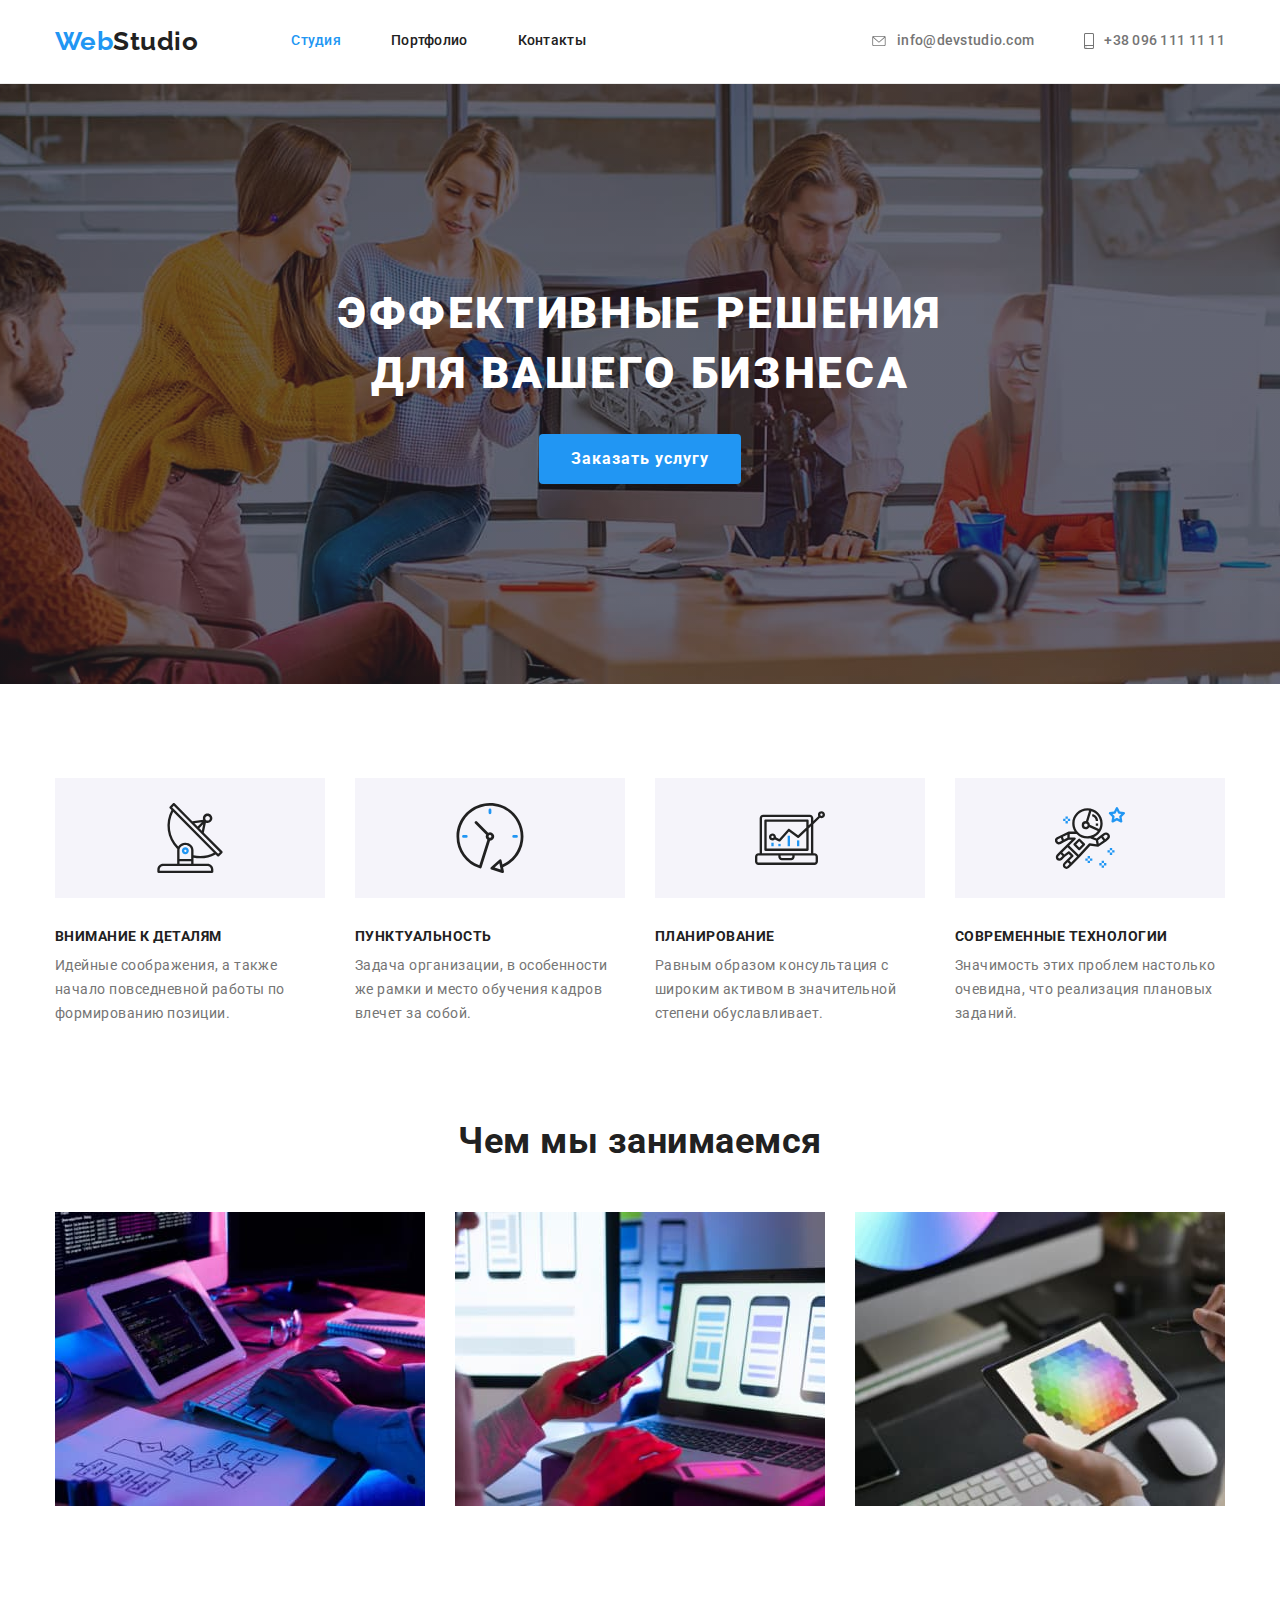
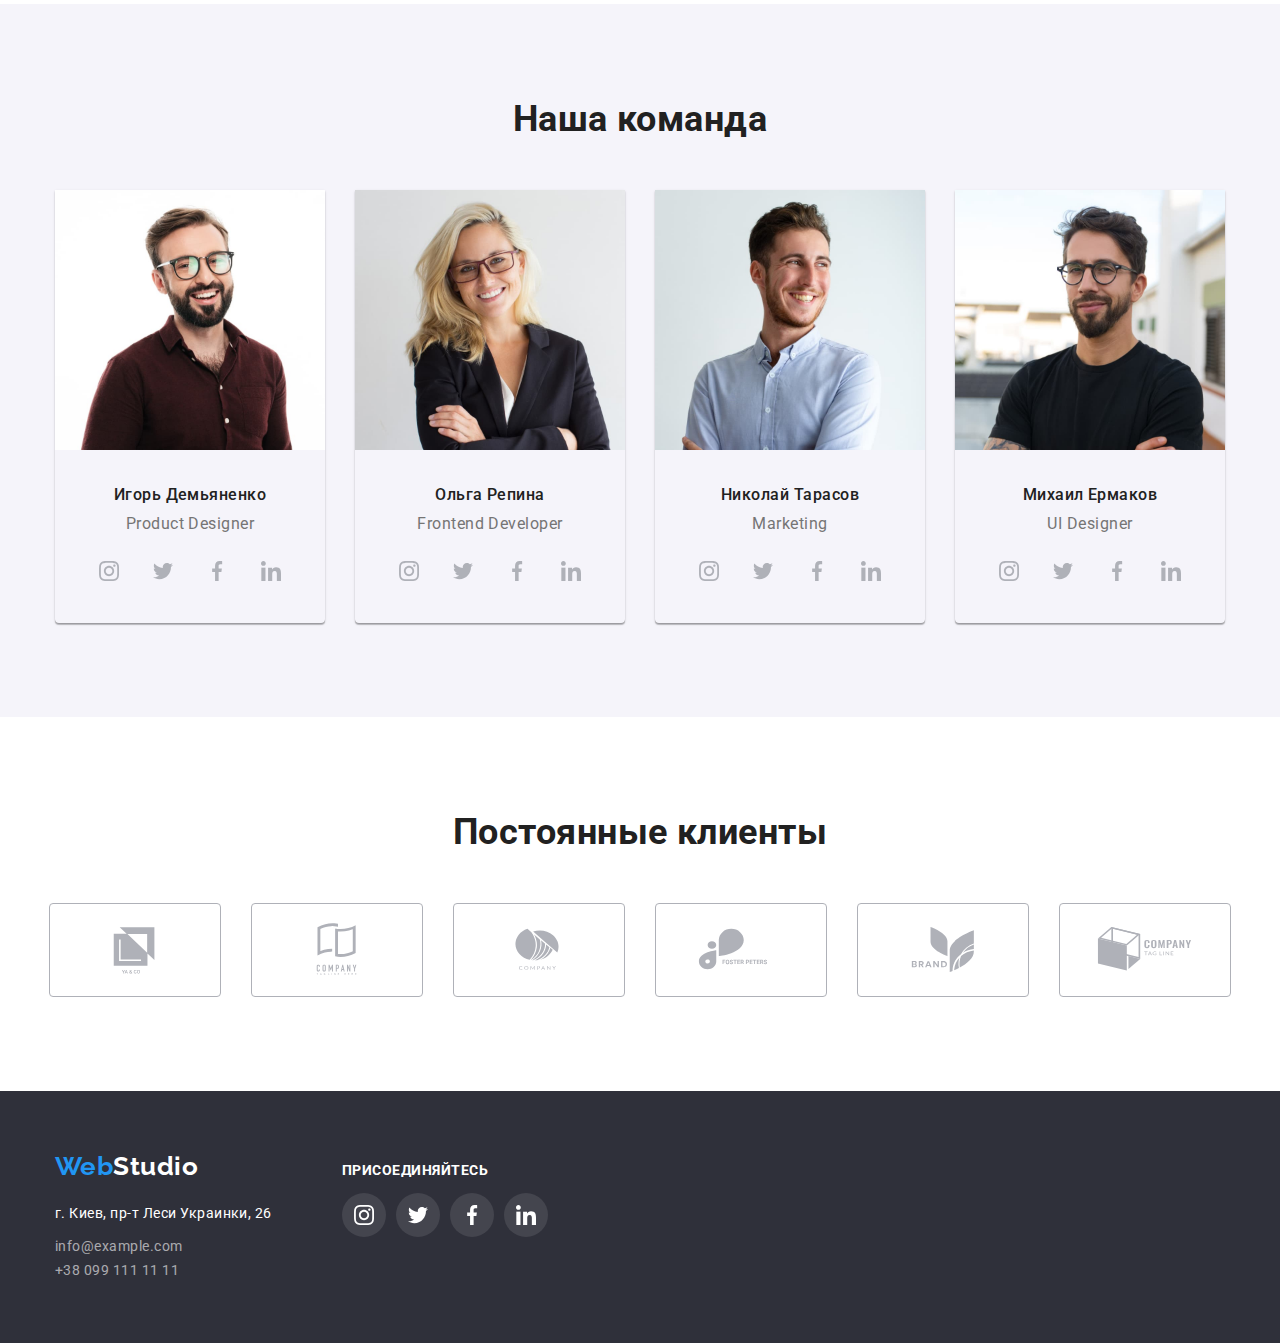
<file: index.html>
<!DOCTYPE html>
<html lang="en">
<head>
    <meta charset="UTF-8">
    <meta http-equiv="X-UA-Compatible" content="IE=edge">
    <meta name="viewport" content="width=device-width, initial-scale=1.0">
    <title>HomeWork1</title>
    <link href="https://fonts.googleapis.com/css2?family=Raleway:wght@700&family=Roboto:wght@400;500;700;900&display=swap" rel="stylesheet">
    <link rel="stylesheet" href="https://cdnjs.cloudflare.com/ajax/libs/modern-normalize/1.1.0/modern-normalize.min.css">
    <link rel="stylesheet" href="./css/styles.css">
</head>
<body>
    <header>
        <div class="container header-nav">
            <a href="./index.html">
                <p class="logo"><span class="firstpart-logo">Web</span><span class="secondpart-logo">Studio</span></p>
            </a>
            <nav>
                <ul class="site-nav list">
                    <li class="item"><a href="./index.html" class="link current">Cтудия</a></li>
                    <li class="item"><a href="./portfolio.html">Портфолио</a></li>
                    <li class="item"><a href="">Контакты</a></li>
                </ul>
            </nav>
            <ul class="site-adress list">
                <li class="item"> 
                    <a class="link" href="mailto:info@devstudio.com"><svg class="icon" width="16" height="10">
                        <use href="./images/sprite.svg#icon-mail"></use>
                    </svg>info@devstudio.com
                    
                    </a>
                </a>
                </li>
                <li class="item">
                    <a class="link" href="tel:+380961111111"><svg class="icon" width="10" height="16">
                        <use href="./images/sprite.svg#icon-smartphone"></use>
                    </svg>+38 096 111 11 11
                    
                    </a>
                </li>
            </ul>
        </div>
        
    </header>
   
    <main>
        <section class="hero section">
            <div class="container">
                <h1 class="hero-title">Эффективные решения для вашего бизнеса</h1>
                <button class="pointer" type="button"><span class="text-button">Заказать услугу</span></button>
            </div>    
        </section>
        <section class="section">
            <div class="container">
                <h2 class="company" >
                Преймущества компании
                </h2>
                    <ul class="advantag list">
                        <li class="point attention">
                            <h3 class="advantages">Внимание к деталям</h3>
                            <p class="advantages-list">Идейные соображения, а также начало повседневной работы по формированию позиции.</p>
                        </li>
                        <li class="point punctuality">
                            <h3 class="advantages">Пунктуальность</h3>
                            <p class="advantages-list">Задача организации, в особенности же рамки и место обучения кадров влечет за собой.</p>
                        </li>
                        <li class="point planning">
                            <h3 class="advantages">Планирование</h3>
                            <p class="advantages-list">Равным образом консультация с широким активом в значительной степени обуславливает.</p>
                        </li>
                        <li class="point technology">
                            <h3 class="advantages">Современные технологии</h3>
                            <p class="advantages-list">Значимость этих проблем настолько очевидна, что реализация плановых заданий.</p>
                        </li>
                    </ul>
            </div>
        </section>
        <section class="feature section">
            <div class="container">
                <h2 class="title-work">Чем мы занимаемся</h2>
                <ul class="occupation list">
                    <li class="picture">
                        <img src="./images/box1.jpg" alt="Управление" width="370" height="294">
                    </li>
                    <li class="picture">
                        <img src="./images/box2.jpg" alt="Сбор данных" width="370" height="294">
                    </li>
                    <li class="picture">
                        <img src="./images/box3.jpg" alt="Анализ" width="370" height="294">
                    </li>
                </ul>
            </div>    
        </section>
        
        <section class="section team">
            <div class="container">
                <h2 class="title-time">Наша команда</h2>
                <ul class="down list">
                    <li class="members">
                        <img src="./images/img1.jpg" alt="Фото Игорь Демьяненко" width="270" height="260">
                        <div class="aligment">
                            <h3 class="title-name">Игорь Демьяненко</h3>
                            <p class="job-title">Product Designer</p>
                            <ul class="list sociality">
                                <li class="gap">
                                    <a class="set" href="">
                                        <svg class="ins" width="20" height="20">
                                            <use href="./images/sprite.svg#icon-instagram"></use> 
                                        </svg>
                                    </a>
                                </li>
                                <li class="gap">
                                    <a class="set" href="">
                                        <svg class="ins" width="20" height="20">
                                            <use href="./images/sprite.svg#icon-twitter"></use>
                                        </svg>
                                    </a>
                                </li>
                                <li class="gap">
                                    <a class="set" href="">
                                        <svg class="ins" width="20" height="20">
                                            <use href="./images/sprite.svg#icon-facebook"></use>
                                        </svg>
                                    </a>
                                </li>
                                <li class="gap">
                                    <a class="set" href="">
                                        <svg class="ins" width="20" height="20">
                                            <use href="./images/sprite.svg#icon-linkedin"></use>
                                        </svg>
                                    </a>
                                </li>
                                
                            </ul>
                        </div>              
                    </li>
                    <li class="members">
                        <img src="./images/img2.jpg" alt="Фото Ольга Репина" width="270" height="260">
                        <div class="aligment">
                            <h3 class="title-name">Ольга Репина</h3>
                            <p class="job-title">Frontend Developer</p>
                            <ul class="list sociality">
                                <li class="gap">
                                    <a class="set" href="">
                                        <svg class="ins" width="20" height="20">
                                            <use href="./images/sprite.svg#icon-instagram"></use>
                                        </svg>
                                    </a>
                                </li>
                                <li class="gap">
                                    <a class="set" href="">
                                        <svg class="ins" width="20" height="20">
                                            <use href="./images/sprite.svg#icon-twitter"></use>
                                        </svg>
                                    </a>
                                </li>
                                <li class="gap">
                                    <a class="set" href="">
                                        <svg class="ins" width="20" height="20">
                                            <use href="./images/sprite.svg#icon-facebook"></use>
                                        </svg>
                                    </a>
                                </li>
                                <li class="gap">
                                    <a class="set" href="">
                                        <svg class="ins" width="20" height="20">
                                            <use href="./images/sprite.svg#icon-linkedin"></use>
                                        </svg>
                                    </a>
                                </li>
                            
                            </ul>
                        </div>
                    </li>
                    <li class="members">
                        <img src="./images/img3.jpg" alt="Фото Николай Тарасов" width="270" height="260">
                        <div class="aligment">
                            <h3 class="title-name">Николай Тарасов</h3>
                            <p class="job-title">Marketing</p>
                            <ul class="list sociality">
                                <li class="gap">
                                    <a class="set" href="">
                                        <svg class="ins" width="20" height="20">
                                            <use href="./images/sprite.svg#icon-instagram"></use>
                                        </svg>
                                    </a>
                                </li>
                                <li class="gap">
                                    <a class="set" href="">
                                        <svg class="ins" width="20" height="20">
                                            <use href="./images/sprite.svg#icon-twitter"></use>
                                        </svg>
                                    </a>
                                </li>
                                <li class="gap">
                                    <a class="set" href="">
                                        <svg class="ins" width="20" height="20">
                                            <use href="./images/sprite.svg#icon-facebook"></use>
                                        </svg>
                                    </a>
                                </li>
                                <li class="gap">
                                    <a class="set" href="">
                                        <svg class="ins" width="20" height="20">
                                            <use href="./images/sprite.svg#icon-linkedin"></use>
                                        </svg>
                                    </a>
                                </li>
                            
                            </ul>
                        </div>
                    </li>
                    <li class="members">
                        <img src="./images/img4.jpg" alt="Фото Михаил Ермаков" width="270" height="260">
                        <div class="aligment">
                            <h3 class="title-name">Михаил Ермаков</h3>
                            <p class="job-title">UI Designer</p>
                            <ul class="list sociality">
                                <li class="gap">
                                    <a class="set" href="">
                                        <svg class="ins" width="20" height="20">
                                            <use href="./images/sprite.svg#icon-instagram"></use>
                                        </svg>
                                    </a>
                                </li>
                                <li class="gap">
                                    <a class="set" href="">
                                        <svg class="ins" width="20" height="20">
                                            <use href="./images/sprite.svg#icon-twitter"></use>
                                        </svg>
                                    </a>
                                </li>
                                <li class="gap">
                                    <a class="set" href="">
                                        <svg class="ins" width="20" height="20">
                                            <use href="./images/sprite.svg#icon-facebook"></use>
                                        </svg>
                                    </a>
                                </li>
                                <li class="gap">
                                    <a class="set" href="">
                                        <svg class="ins" width="20" height="20">
                                            <use href="./images/sprite.svg#icon-linkedin"></use>
                                        </svg>
                                    </a>
                                </li>
                            
                            </ul>
                        </div>
                    </li>
                </ul>
            </div>
        </section>
        <section class="section">
            <div class="container">
                <h2 class="title-client">Постоянные клиенты</h2>
                <ul class="list kit">
                    <li class="images-client">
                        <a class="last" href="">
                            <svg class="book" width="106" height="60">
                                <use href="./images/sprite.svg#icon-logo"></use>
                            </svg>
                        </a>
                    </li>
                    <li class="images-client">
                        <a class="last" href="">
                            <svg class="book" width="106" height="60">
                                <use href="./images/sprite.svg#icon-logo2"></use>
                            </svg>
                        </a>
                    </li>
                    <li class="images-client">
                        <a class="last" href="">
                            <svg class="book" width="106" height="60">
                                <use href="./images/sprite.svg#icon-logo3"></use>
                            </svg>
                        </a>
                    </li>
                    <li class="images-client">
                        <a class="last" href="">
                            <svg class="book" width="106" height="60">
                                <use href="./images/sprite.svg#icon-logo4"></use>
                            </svg>
                        </a>
                    </li>
                    <li class="images-client">
                        <a class="last" href="">
                            <svg class="book" width="106" height="60">
                                <use href="./images/sprite.svg#icon-logo5"></use>
                            </svg>
                        </a>
                    </li>
                    <li class="images-client">
                        <a class="last" href="">
                            <svg class="book" width="106" height="60">
                                <use href="./images/sprite.svg#icon-logo6"></use>
                            </svg>
                        </a>
                    </li>

                </ul>
            </div>
        </section>
    </main>
    <footer>
        <div class="container footer">
            <div>
                <a href="./index.html">
                    <p class="logo-footer"><span class="firstpart-logo">Web</span><span class="footer-logo">Studio</span>
                    </p>
                </a>
                <address class="address">
                    <ul class="footer list">
                        <li class="google">
                            <a href="https://www.google.com.ua/maps/place/%D0%BF%D1%80%D0%BE%D1%81%D0%BF.+%D0%9B%D0%B5%D1%81%D0%B8+%D0%A3%D0%BA%D1%80%D0%B0%D0%B8%D0%BD%D0%BA%D0%B8,+26,+%D0%9A%D1%80%D0%B5%D0%BC%D0%B5%D0%BD%D1%87%D1%83%D0%B3,+%D0%9F%D0%BE%D0%BB%D1%82%D0%B0%D0%B2%D1%81%D0%BA%D0%B0%D1%8F+%D0%BE%D0%B1%D0%BB%D0%B0%D1%81%D1%82%D1%8C,+39600/@49.1421001,33.4338237,17z/data=!3m1!4b1!4m5!3m4!1s0x40d751fbcc1c9d37:0x5b9c293fe18df2ba!8m2!3d49.1420966!4d33.4360124?hl=ru"
                                class="map" target="_blank" rel="noopener noreferrer">г. Киев, пр-т Леси Украинки, 26</a>
                        </li>
                        <li class="gmail">
                            <a href="mailto:info@devstudio.com" class="mail">info@example.com</a>
                        </li>
                        <li>
                            <a href="tel:+380981111111" class="telefon">+38 099 111 11 11</a>
                        </li>
                    </ul>
                </address>
            </div>
            <div class="enjoy">
                <h3 class="roof">ПРИСОЕДИНЯЙТЕСЬ</h3>
            <ul class=" list sociality">
                <li class="jump">
                    <a class="bench" href="">
                        <svg class="twit" width="20" height="20">
                            <use href="./images/sprite.svg#icon-instagram"></use>
                        </svg>
                    </a>
                </li>
                <li class="jump">
                    <a class="bench" href="">
                        <svg class="twit" width="20" height="20">
                            <use href="./images/sprite.svg#icon-twitter"></use>
                        </svg>
                    </a>
                </li>
                <li class="jump">
                    <a class="bench" href="">
                        <svg class="twit" width="20" height="20">
                            <use href="./images/sprite.svg#icon-facebook"></use>
                        </svg>
                    </a>
                </li>
                <li class="jump">
                    <a class="bench" href="">
                        <svg class="twit" width="20" height="20">
                            <use href="./images/sprite.svg#icon-linkedin"></use>
                        </svg>
                    </a>
                </li>
            </ul>
            </div>
        </div>
    
    
    </footer>
</body>
</html>
</file>
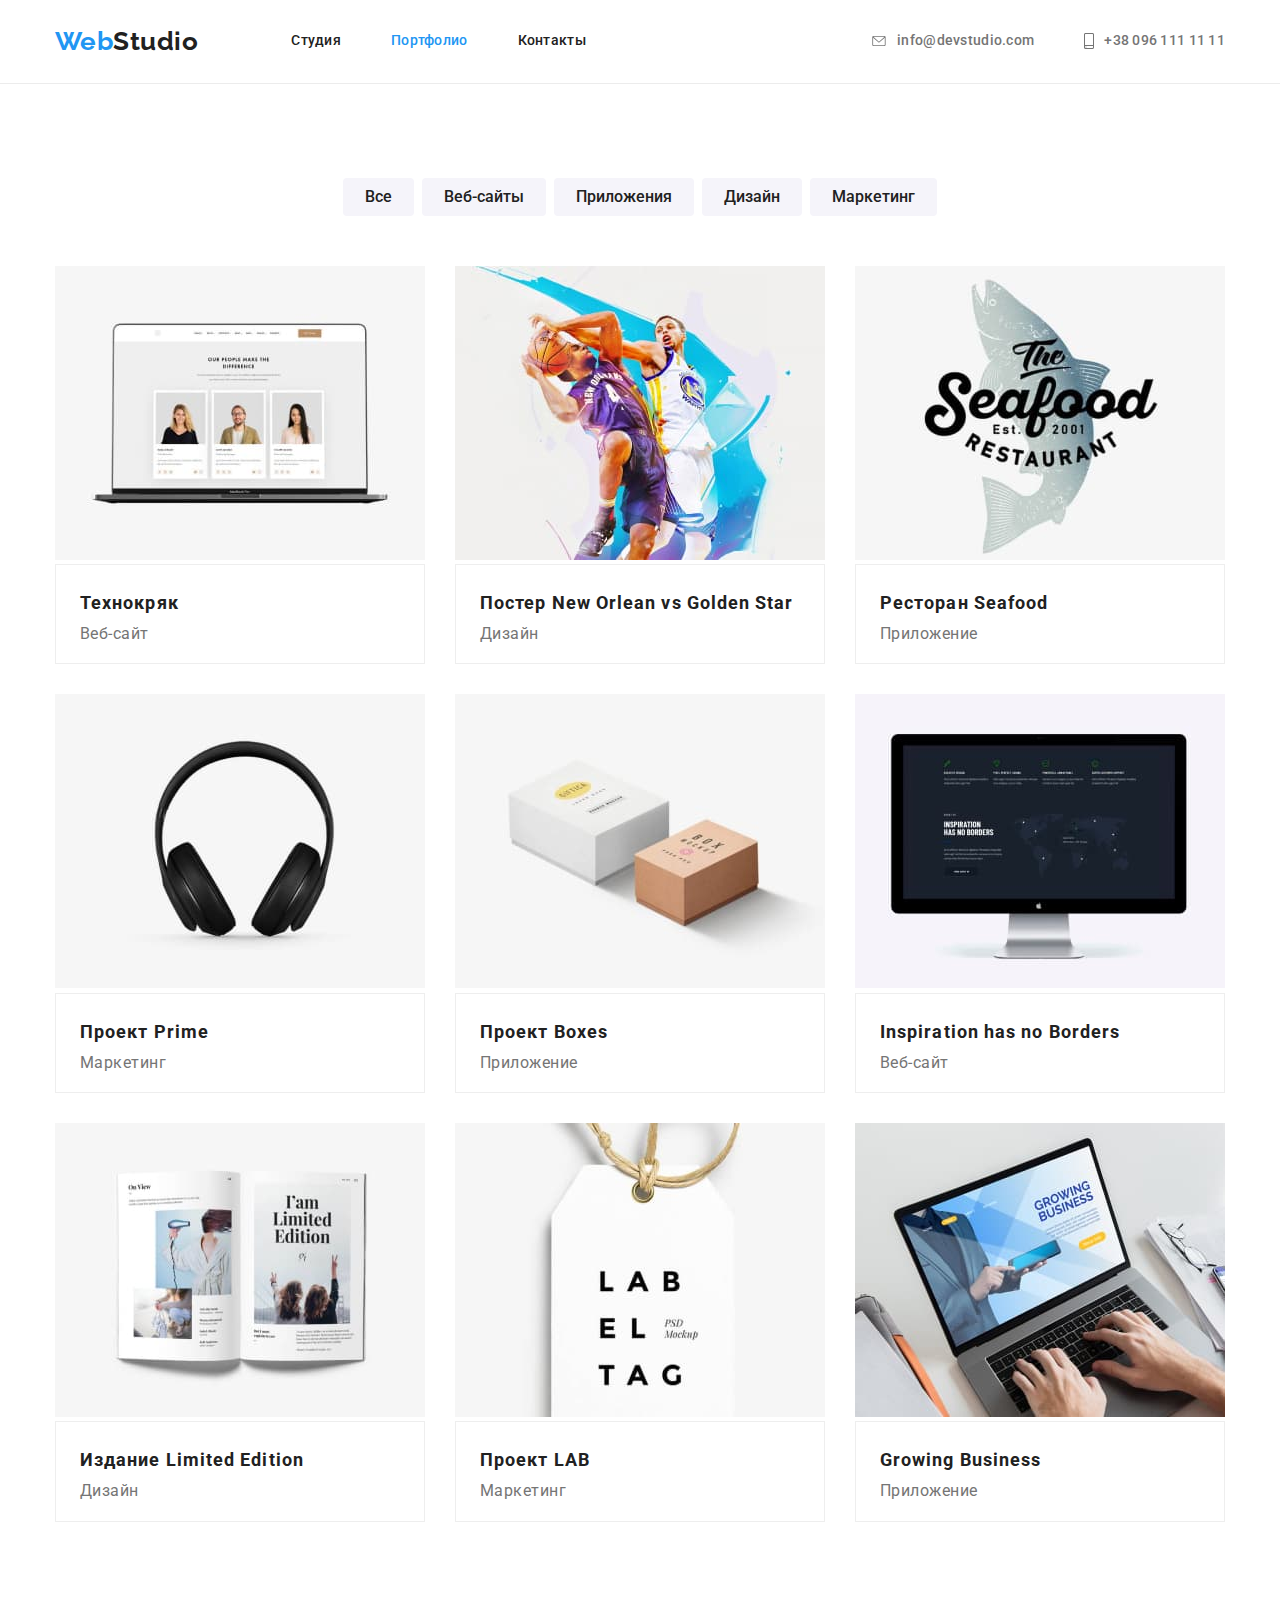
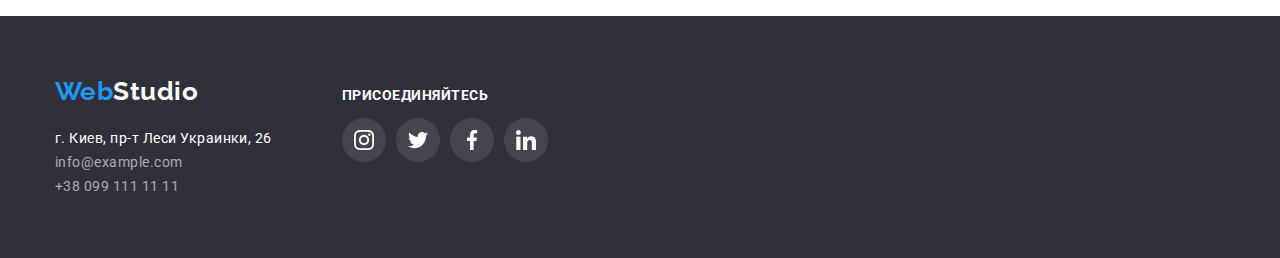
<file: portfolio.html>
<!DOCTYPE html>
<html lang="ru">
<head>
    <meta charset="UTF-8">
    <meta http-equiv="X-UA-Compatible" content="IE=edge">
    <meta name="viewport" content="width=device-width, initial-scale=1.0">
    <title>Home Work4</title>
    <link href="https://fonts.googleapis.com/css2?family=Raleway:wght@700&family=Roboto:wght@400;500;700;900&display=swap" rel="stylesheet">
    <link rel="stylesheet" href="https://cdnjs.cloudflare.com/ajax/libs/modern-normalize/1.1.0/modern-normalize.min.css">
    <link rel="stylesheet" href="./css/styles.css">
</head>
<body>
    <header>
        <div class="container header-nav">
            <a href="./index.html">
                <p class="logo"><span class="firstpart-logo">Web</span><span class="secondpart-logo">Studio</span></p>
            </a>
            <nav>
                <ul class="site-nav list">
                    <li class="item"><a href="./index.html" >Cтудия</a></li>
                    <li class="item"><a href="./portfolio.html" class="link current">Портфолио</a></li>
                    <li class="item"><a href="">Контакты</a></li>
                </ul>
            </nav>
            <ul class="site-adress list">
                <li class="item">
                    <a class="link" href="mailto:info@devstudio.com"><svg class="icon" width="16" height="10">
                            <use href="./images/sprite.svg#icon-mail"></use>
                        </svg>info@devstudio.com
    
                    </a>
                    </a>
                </li>
                <li class="item">
                    <a class="link" href="tel:+380961111111"><svg class="icon" width="10" height="16">
                            <use href="./images/sprite.svg#icon-smartphone"></use>
                        </svg>+38 096 111 11 11
    
                    </a>
                </li>
            </ul>
        </div>
    
    </header>
    <main>
        <section class="section">
            <div class="container">
                <!--<h1>Портфолио</h1>-->  
                <ul class="midlle list">
                    <li class="button"><button class="filter" type="button">Все</button></li>
                    <li class="button"><button class="filter" type="button">Веб-сайты</button></li>
                    <li class="button"><button class="filter" type="button">Приложения</button></li>
                    <li class="button"><button class="filter" type="button">Дизайн</button></li>
                    <li class="button"><button class="filter" type="button">Маркетинг</button></li>
                </ul>
                <div >
                    <ul class="flex-container list">
                        <li class="portfolio">
                            <img src="./images/img5.jpg" alt="Технокряк" width="370" height="294">
                            <div class="characteristic">
                                <h2 class="title-list">Технокряк</h2>
                                <p class="different">Веб-сайт</p>
                            </div>
                        </li>
                        <li class="portfolio">
                            <img src="./images/img6.jpg" alt="Постер New Orlean vs Golden Star" width="370" height="294">
                            <div class="characteristic">
                                <h2 class="title-list">Постер New Orlean vs Golden Star</h2>
                                <p class="different">Дизайн</p>
                            </div>
                        </li>
                        <li class="portfolio">
                            <img src="./images/img7.jpg" alt="Ресторан Seafood" width="370" height="294">
                            <div class="characteristic">
                                <h2 class="title-list">Ресторан Seafood</h2>
                                <p class="different">Приложение</p>
                            </div>
                        </li>
                        <li class="portfolio">
                            <img src="./images/img8.jpg" alt="Проект Prime" width="370" height="294">
                            <div class="characteristic">
                                <h2 class="title-list">Проект Prime</h2>
                                <p class="different">Маркетинг</p>
                            </div>
                        </li>
                        <li class="portfolio">
                            <img src="./images/img9.jpg" alt="Проект Boxes" width="370" height="294">
                            <div class="characteristic">
                                <h2 class="title-list">Проект Boxes</h2>
                                <p class="different">Приложение</p>
                            </div>
                        </li>
                        <li class="portfolio">
                            <img src="./images/img10.jpg" alt="Inspiration has no Borders" width="370" height="294">
                            <div class="characteristic">
                                <h2 class="title-list">Inspiration has no Borders</h2>
                                <p class="different">Веб-сайт</p>
                            </div>
                        </li>
                        <li class="portfolio">
                            <img src="./images/img11.jpg" alt="Издание Limited Edition" width="370" height="294">
                            <div class="characteristic">
                                <h2 class="title-list">Издание Limited Edition</h2>
                                <p class="different">Дизайн</p>
                            </div>
                        </li>
                        <li class="portfolio">
                            <img src="./images/img12.jpg" alt="Проект LAB" width="370" height="294">
                            <div class="characteristic">
                                <h2 class="title-list">Проект LAB</h2>
                                <p class="different">Маркетинг</p>
                            </div>
                        </li>
                        <li class="portfolio">
                            <img src="./images/img13.jpg" alt="Growing Business" width="370" height="294">
                            <div class="characteristic">
                                <h2 class="title-list">Growing Business</h2>
                                <p class="different">Приложение</p>
                            </div>
                        </li>
                    </ul>
                </div>    
            </div>
        </section>
            
    </main>
    <footer>
        <div class="container footer">
            <div>
                <a href="./index.html">
                    <p class="logo-footer"><span class="firstpart-logo">Web</span><span class="footer-logo">Studio</span>
                    </p>
                </a>
                <address class="address">
                    <ul class="footer list">
                        <li>
                            <a href="https://www.google.com.ua/maps/place/%D0%BF%D1%80%D0%BE%D1%81%D0%BF.+%D0%9B%D0%B5%D1%81%D0%B8+%D0%A3%D0%BA%D1%80%D0%B0%D0%B8%D0%BD%D0%BA%D0%B8,+26,+%D0%9A%D1%80%D0%B5%D0%BC%D0%B5%D0%BD%D1%87%D1%83%D0%B3,+%D0%9F%D0%BE%D0%BB%D1%82%D0%B0%D0%B2%D1%81%D0%BA%D0%B0%D1%8F+%D0%BE%D0%B1%D0%BB%D0%B0%D1%81%D1%82%D1%8C,+39600/@49.1421001,33.4338237,17z/data=!3m1!4b1!4m5!3m4!1s0x40d751fbcc1c9d37:0x5b9c293fe18df2ba!8m2!3d49.1420966!4d33.4360124?hl=ru"
                                class="map" target="_blank" rel="noopener noreferrer">г. Киев, пр-т Леси Украинки, 26</a>
                        </li>
                        <li>
                            <a href="mailto:info@devstudio.com" class="mail">info@example.com</a>
                        </li>
                        <li>
                            <a href="tel:+380981111111" class="telefon">+38 099 111 11 11</a>
                        </li>
                    </ul>
                </address>
            </div>
            <div class="enjoy">
                <h3 class="roof">ПРИСОЕДИНЯЙТЕСЬ</h3>
                <ul class=" list sociality">
                    <li class="jump">
                        <a class="bench" href="">
                            <svg class="twit" width="20" height="20">
                                <use href="./images/sprite.svg#icon-instagram"></use>
                            </svg>
                        </a>
                    </li>
                    <li class="jump">
                        <a class="bench" href="">
                            <svg class="twit" width="20" height="20">
                                <use href="./images/sprite.svg#icon-twitter"></use>
                            </svg>
                        </a>
                    </li>
                    <li class="jump">
                        <a class="bench" href="">
                            <svg class="twit" width="20" height="20">
                                <use href="./images/sprite.svg#icon-facebook"></use>
                            </svg>
                        </a>
                    </li>
                    <li class="jump">
                        <a class="bench" href="">
                            <svg class="twit" width="20" height="20">
                                <use href="./images/sprite.svg#icon-linkedin"></use>
                            </svg>
                        </a>
                    </li>
                </ul>
            </div>
        </div>
    
    
    </footer>
</body>
</html>
</file>
<file: css/styles.css>
/*цвет основного текста #757575*/
/*вторичный цвет текста   #212121**/
/*цвет заголовка  #ffffff*/
/* акцент #2196F3*/
/* первая часть лого №2196F3*/
/* текст футера адрес rgba (0, 0, 0, 0.6) */
/* вторичный цвет фона #2F303A */
/* вторичный цвет фона #F5F4FA */
/*цвет фона в секции hero #2F303A*/
/*цвет бордер в хедере #ECECEC*/
html {
  box-sizing: border-box;
}
*,
*::before,
*::after {
  box-sizing: inherit;
}
:root {
  --primery-text-color: #757575;
  --title-text-color: #212121;
  --accent-color: #2196f3;
  --primary-bg-color: #fff;
  --primary-button-color: #f5f4fa;
  --primary-footer-color: #2f303a;
  --adress-color: rgba(255, 255, 255, 0.6);
  --border-color-header: #ececec;
  --border--color-portfolio: #eeeeee;
  --border--color--clients: #afb1b8;
  --icon-color: #afb1b8;
}
body {
  background-color: var(--primary-bg-color);
  color: var(--primery-text-color);
  font-family: Roboto, sans-serif;
  letter-spacing: 0.03em;
}
.container {
  box-sizing: border-box;
  width: 1200px;
  margin-left: auto;
  margin-right: auto;
  padding-left: 15px;
  padding-right: 15px;
}
.section {
  padding-top: 94px;
  padding-bottom: 94px;
}
.list {
  padding: 0;
  margin: 0;

  list-style: none;
}
/*оформление header*/
header {
  border-bottom-width: 1px;
  border-bottom-style: solid;

  border-color: var(--border-color-header);
}
.header-nav {
  display: flex;
  align-items: center;
}

.logo {
  font-family: Raleway, sans-serif;
  font-weight: 700;
  font-size: 26px;
  line-height: 1.19;
}

.firstpart-logo {
  color: var(--accent-color);
}
.secondpart-logo {
  color: var(--title-text-color);
}
.logo-footer {
  margin-top: 0;

  color: var(--primary-bg-color);
}
/*site-nav*/
.site-nav {
  display: flex;
  margin-left: 93px;
}
.site-nav .item {
  margin-right: 50px;
}
.site-nav .item:last-child {
  margin-right: 0;
}
.site-nav a {
  display: block;
  padding-top: 32px;
  padding-bottom: 32px;

  color: var(--title-text-color);
  font-size: 14px;
  font-weight: 500;
  line-height: 1.14;
  letter-spacing: 0.02em;
}
.site-nav a:hover,
.site-nav a:focus {
  color: var(--accent-color);
}
.site-nav .link.current {
  color: var(--accent-color);
}
/*Оформление иконок в хедере*/
.icon {
fill: var(--primery-text-color);
margin-right: 10px;
}
.site-adress .link:hover .icon,
.site-adress .link:focus .icon {
fill:var(--accent-color);
}

.site-adress .link {
  display: flex;
  align-items: center;
}
.item {
  justify-content: center;
  
}
/*site-adress*/
.site-adress {
  display: flex;
  margin-left: auto;
  
}



.site-adress .item {
  margin-right: 50px;
}
.site-adress .item:last-child {
  margin-right: 0;
}
.site-adress a {
  display: block;
  padding-top: 32px;
  padding-bottom: 32px;

  color: var(--primery-text-color);
  font-weight: 500;
  font-size: 14px;
  line-height: 1.14;
  letter-spacing: 0.02em;
}
.site-adress a:hover,
.site-adress a:focus {
  color: var(--accent-color);
}
/*Hero*/
.hero {
  max-width: 1600px;
  height: 600px;
  margin-left: auto;
  margin-right: auto;
  padding-top: 200px;
  padding-bottom: 200px;
  background-color: var(--background--hero);
  background-image: linear-gradient(
    to right,
    rgba(47, 48, 58, 0.4),
    rgba(47, 48, 58, 0.4)
    ),
   url(../images/main.jpg);
  background-repeat: no-repeat;
  background-size: cover;
  background-position: center;
  text-align: center;
}
.hero-title {
  margin: 0 auto 30px;
  width: 696px;

  color: #fff;
  font-weight: 900;
  font-size: 44px;
  line-height: 1.36;
  letter-spacing: 0.06em;
  text-transform: uppercase;
}
.pointer {
  border-radius: 4px;
  min-width: 200px;
  padding: 10px 32px;
  border: 1px transparent;

  font-weight: 700;
  font-size: 16px;
  font-family: inherit;
  line-height: 1.88;
  align-items: center;
  text-align: center;
  letter-spacing: 0.06em;
  background-color: var(--accent-color);
}
.text-button {
  color: var(--primary-bg-color);
}
.pointer:hover,
.pointer:focus {
  cursor: pointer;
  background-color: var(--accent-color);
  color: var(--primary-bg-color);
}
/*оформление section*/

.company {
  margin-top: 0;
  margin-bottom: 0;
  display: none;
}
/*преймущества компании*/
.advantag {
  display: flex;
  
}
.point {
  width: 270px;
  
}
.point:not(:last-child) {
    margin-right: 30px;
}
.point::before {
  display: block;
  height: 120px;
  content: "";
  background-color: var(--primary-button-color);
  
  background-repeat: no-repeat;
  background-position: center;

}
.point.attention::before {
  background-image: url(../images/antenna.svg);
}
.point.punctuality::before {
  background-image: url(../images/clock.svg);
}
.point.planning::before {
  background-image: url(../images/diagram.svg);
}
.point.technology::before {
  background-image: url(../images/astronaut.svg);
}

.section .advantages {
  color: var(--title-text-color);
}
.advantages {
  margin-top: 30px;
  margin-bottom: 10px;
  font-weight: 700;
  font-size: 14px;
  line-height: 16px;
  text-transform: uppercase;
}
.advantages-list {
  margin-top: 0;
  margin-bottom: 0;
  font-size: 14px;
  line-height: 1.71;
}
/*оформление feature*/
.feature {
  padding-bottom: 94px;
  padding-top: 0;
}

.feature .title-work {
  color: var(--title-text-color);
}
.title-work {
  margin-top: 0;
  margin-bottom: 50px;

  font-weight: 700;
  font-size: 36px;
  line-height: 1.17;
  text-align: center;
}
.occupation {
  display: flex;
  flex-wrap: wrap;
  padding: 0;
  margin-left: -30px;
}
.picture {
  width: calc((100% - 90px) / 3);
  margin-left: 30px;
}

.occupation:not(:last-child) {
  margin-bottom: 0;
}
/*оформление team*/
.team {
  padding-bottom: 94px;
  background-color: var(--primary-button-color);
}
.title-time {
  margin-bottom: 50px;
  margin-top: 0;

  color: var(--title-text-color);
  font-weight: 700;
  font-size: 36px;
  line-height: 1.17;
  text-align: center;
}
.down {
  display: flex;
  flex-wrap: wrap;
}
.members {
  width: 270px;
  height: auto;
  margin-right: 30px;
  box-shadow: 0px 1px 3px rgba(0, 0, 0, 0.12),
    0px 1px 1px rgba(0, 0, 0, 0.14),
    0px 2px 1px rgba(0, 0, 0, 0.2);
  border-radius: 0px 0px 4px 4px;

  
}
.members:nth-child(4n) {
  margin-right: 0;
}
.members:nth-last-child(-n + 4) {
  margin-bottom: 0;
}
.aligment {
  padding-top: 30px;
  
}
.title-name {
  margin-bottom: 0;
  margin-top: 0;
  color: var(--title-text-color);
  font-weight: 500;
  font-size: 16px;
  line-height: 1.19;
  text-align: center;
}

.job-title {
  margin-top: 10px;
  margin-bottom: 16px;
  font-size: 16px;
  line-height: 1.19;
  text-align: center;
}
.list.sociality {
  display: flex;
  justify-content: center;
  align-items: center;
  padding-bottom: 30px;
  
}
/*Оформление соц сетей*/


.set {
  display: flex;
  justify-content: center;
  align-items: center;
  width: 44px;
  height: 44px;
  border-radius: 50%;
  border: 2px solid transparent;
  
}
.ins {
  fill: var(--icon-color);
}
.set:hover,
.set:focus {
  background-color: var(--accent-color);
}
.set:hover .ins,
.set:focus .ins {
  fill: var(--primary-bg-color);
}
.gap:not(:last-child) {
margin-right: 10px;
}


/*оформление секции клиентов*/
.title-client{
  
  margin-top: 0;
  margin-bottom: 50px;
  
  color: var(--title-text-color);
  font-weight: 700;
  font-size: 36px;
  line-height: 1.17;
  text-align: center;
}

.list.kit {
  display: flex;
  justify-content: center;
  align-items: center;
  

}
.images-client {
  display: flex;
  
  border: 1px solid var(--icon-color);
  border-radius: 4px;
 
}
.last {
  display: flex;
  width: 170px;
  height: 92px;
  justify-content: center;
  align-items: center;
  fill: var(--icon-color);
}
.images-client:hover {
  border: 1px solid var(--accent-color);
  color: var(--accent-color)
}
.last:hover .book,
.last:focus .book {
  fill: var(--accent-color);
}


.images-client:not(:last-child) {
  margin-right: 30px;
}



.title-client{
  
  margin-top: 0;

  color: var(--title-text-color);
  font-weight: 700;
  font-size: 36px;
  line-height: 1.17;
  text-align: center;
}


/*footer*/
footer {
  background-color: var(--primary-footer-color);
  padding-top: 60px;
  padding-bottom: 60px;
}
.container.footer {
  display: flex;
}
.enjoy {
  margin-left: 70px; 
}

.logo-footer {
  font-family: Raleway, sans-serif;
  font-weight: 700;
  font-size: 26px;
  line-height: 1.19;
  margin-bottom: 20px;
}
.address {
  font-style: normal;
}
.google {
  margin-bottom: 9px;
}
.map {
  margin-bottom: 9px;
  font-size: 14px;
  line-height: 1.71;
  color: #fff;
  /*color: var(--primary-bg-color);*/
}
.footer a:hover,
.footer a:focus {
  color: var(--accent-color);
}
.gmail {
  margin-bottom: px;
}
.mail {
  margin-top: 9px;
  margin-bottom: 9px;
  font-size: 14px;
  line-height: 1.71;
  color: var(--adress-color);
}
.telefon {
  font-size: 14px;
  line-height: 1.71;
  color: var(--adress-color);
}
.roof {
  margin-top: 12px;
  color: var(--primary-bg-color);
  font-size: 14px;
  font-weight: 700;
  line-height: 1.14;
  
}
/*Оформление соц сетей footer*/

.jump:not(:last-child) {
margin-right: 10px;
}
.bench {
    display: flex;
    justify-content: center;
    align-items: center;
    width: 44px;
    height: 44px;
    border-radius: 50%;
    background-color: rgba(255, 255, 255, 0.1);
}
.bench:hover,
.bench:focus {
  background-color: var(--accent-color);
  fill: var(--primary-bg-color);
}
.jump {
  
  height: 44px;
}
.twit {
  fill: var(--primary-bg-color);
}

/*portfolio*/

/*оформление кнопок портфолио*/
.midlle {
  padding-top: 0;
  padding-bottom: 50px;
  display: flex;
  flex-wrap: wrap;
  justify-content: center;
}
.button:not(:last-child) {
  margin-right: 8px;
}

.filter {
  border: none;
  border-radius: 4px;
  padding: 6px 22px;

  color: var(--title-text-color);
  background-color: var(--primary-button-color);
  font-family: inherit;
  font-weight: 500;
  font-size: 16px;
  line-height: 1.62;
  text-align: center;
}
.filter:hover,
.filter:focus {
  background-color: var(--accent-color);
  color: var(--primary-bg-color);
  box-shadow: 0px 3px 1px rgba(0, 0, 0, 0.1),
    0px 1px 2px rgba(0, 0, 0, 0.08),
    0px 2px 2px rgba(0, 0, 0, 0.12);
  border-radius: 4px;
}
.flex-container {
  display: flex;
  flex-wrap: wrap;
}

.portfolio {
  width: 370px;
  margin-right: 30px;
  margin-bottom: 30px;
}
.portfolio:nth-child(3n) {
  margin-right: 0;
}
.portfolio:nth-last-child(-n + 3) {
  margin-bottom: 0;
}
.portfolio .title {
  color: var(--title-text-color);
}
.portfolio:hover {
  cursor: pointer;
    box-shadow: 0px 1px 1px rgba(0, 0, 0, 0.12),
     0px 4px 4px rgba(0, 0, 0, 0.06),
     1px 4px 6px rgba(0, 0, 0, 0.16);
}
.characteristic {
  border: 1px solid var(--border--color-portfolio);
  padding: 20px 24px;
  background-color: var(--primary-bg-color);
}
.title-list {
  margin-bottom: 0;
  margin-top: 0;
  color: var(--title-text-color);
  font-weight: 700;
  font-size: 18px;
  line-height: 2;
  letter-spacing: 0.06em;
}
.different {
  margin-top: 4px;
  margin-bottom: 0;
  font-size: 16px;
  line-height: 1.14;
}
a {
  text-decoration: none;
}
</file>
